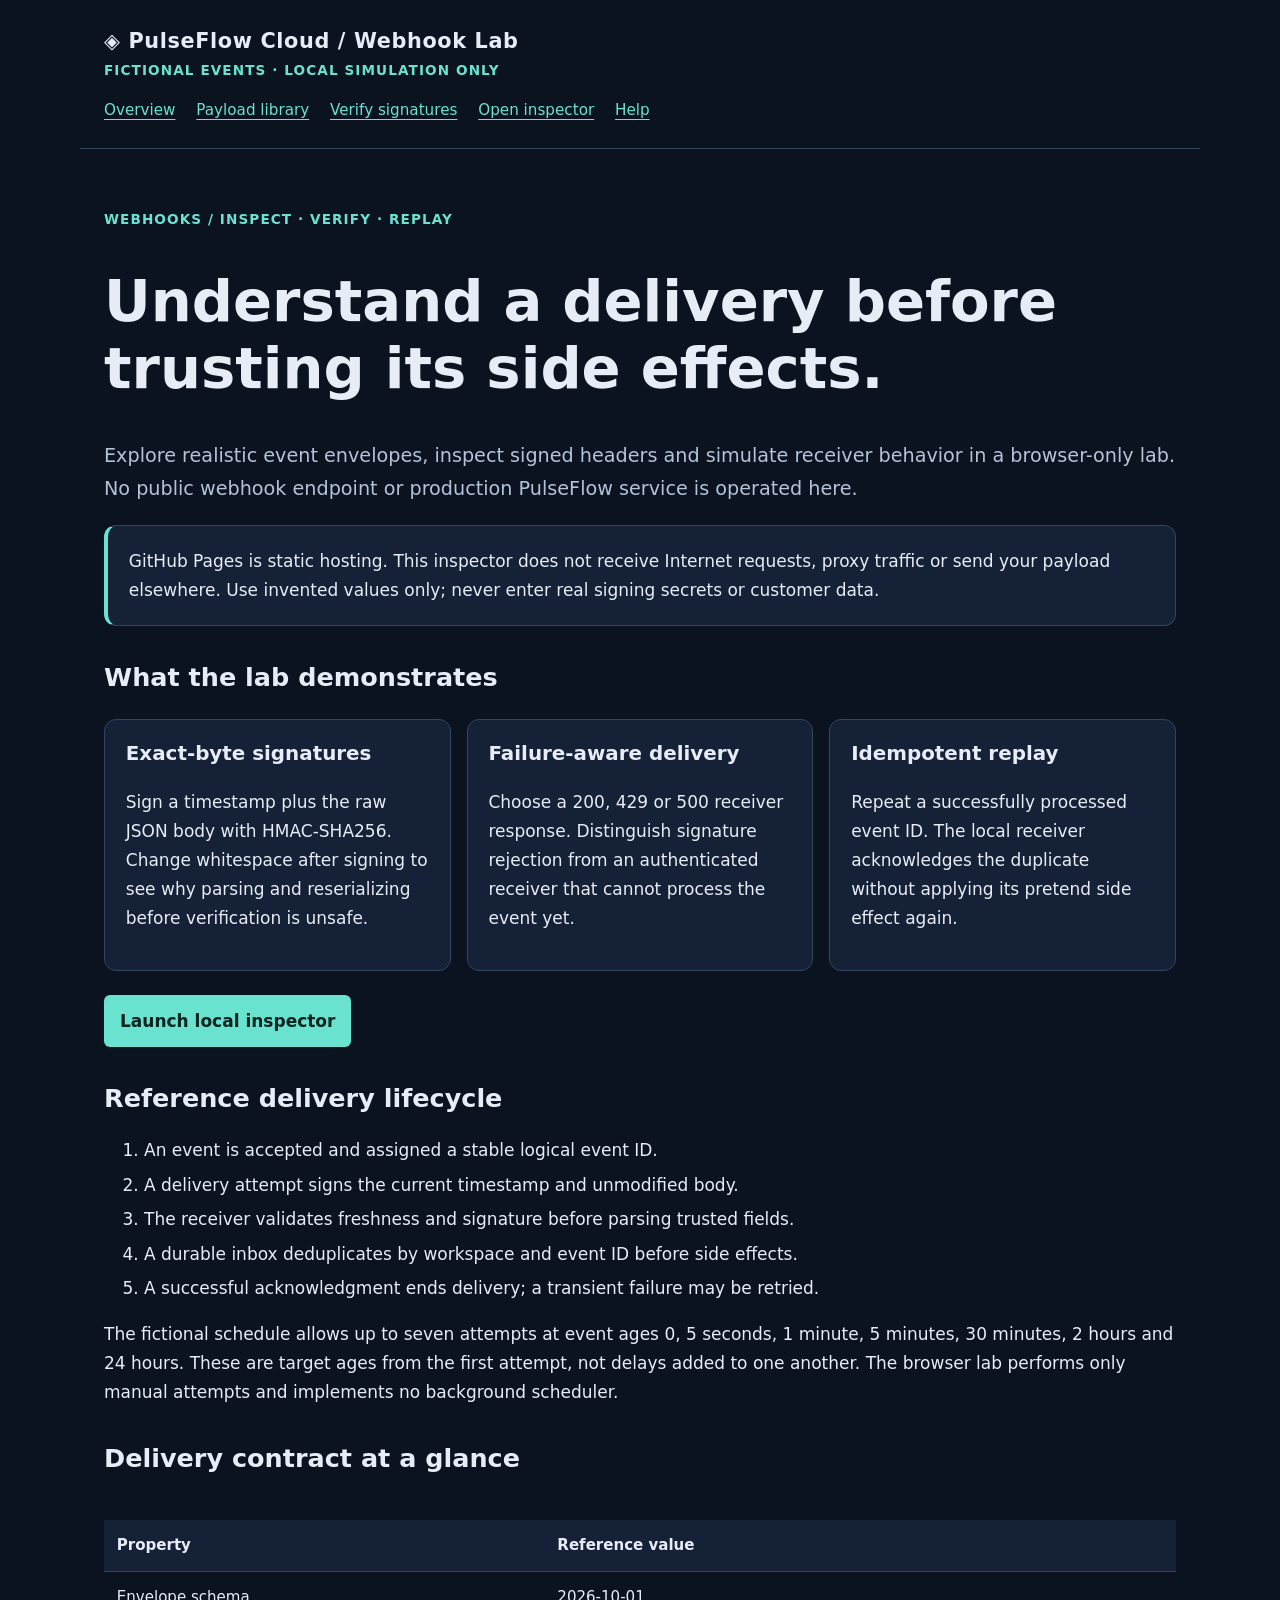
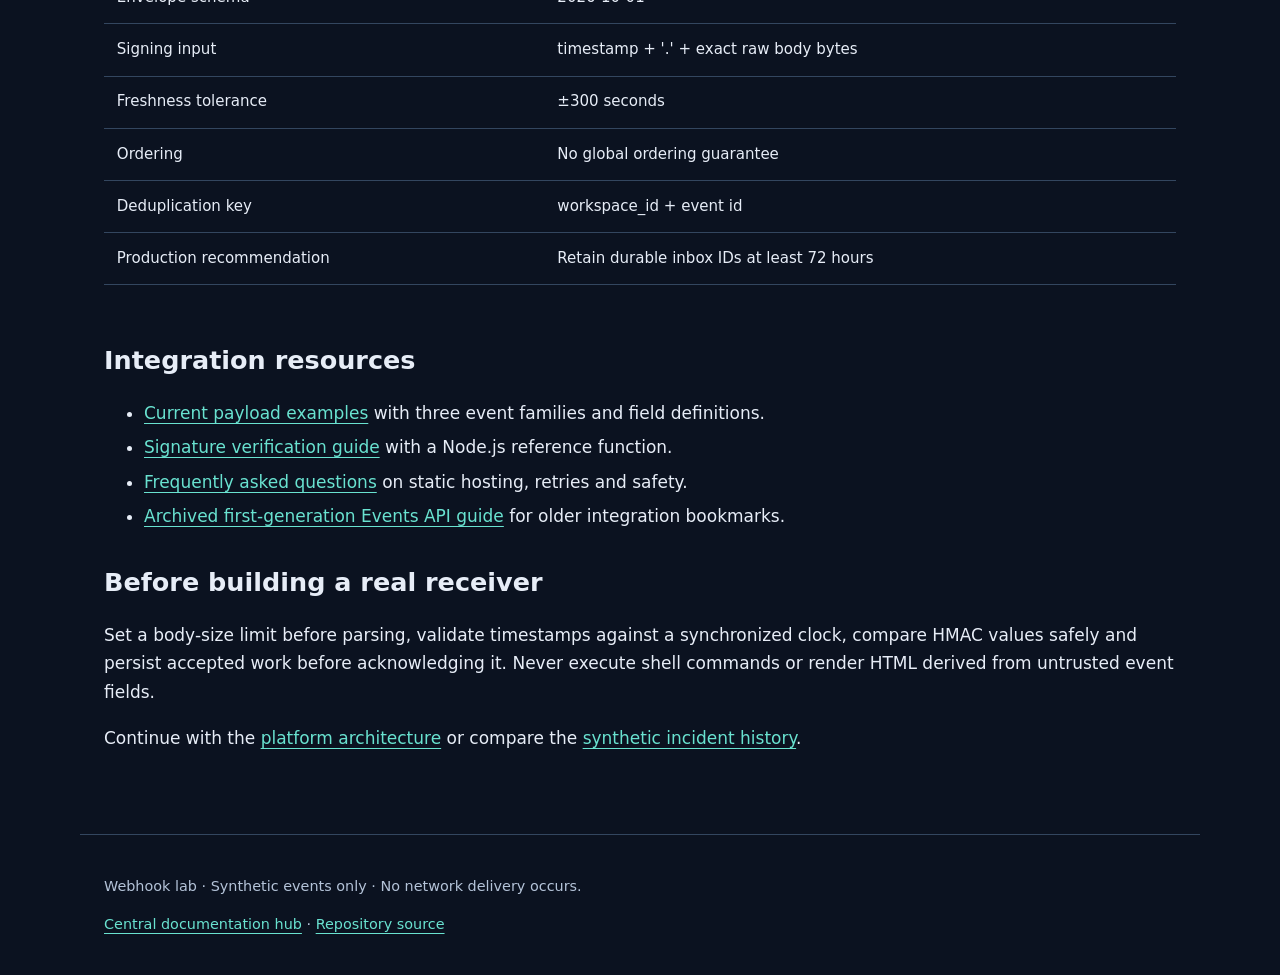
<file: index.html>
<!doctype html>
<html lang="en"><head><meta charset="utf-8"><meta name="viewport" content="width=device-width,initial-scale=1"><meta name="description" content="PulseFlow fictional webhook inspector: payloads, HMAC verification, retry behavior and local delivery simulation."><title>Webhook inspector | PulseFlow Cloud</title><link rel="stylesheet" href="assets/style.css"></head><body><a class="skip" href="#main">Skip to content</a><header><div class="brand">◈ PulseFlow Cloud / Webhook Lab</div><div class="badge">Fictional events · local simulation only</div><nav aria-label="Primary"><a href="index.html">Overview</a><a href="payload-examples.html">Payload library</a><a href="signature-verification.html">Verify signatures</a><a href="live-sandbox.html">Open inspector</a><a href="faq.html">Help</a></nav></header><main id="main"><p class="eyebrow">Webhooks / inspect · verify · replay</p><h1>Understand a delivery before trusting its side effects.</h1><p class="lead">Explore realistic event envelopes, inspect signed headers and simulate receiver behavior in a browser-only lab. No public webhook endpoint or production PulseFlow service is operated here.</p><aside class="notice">GitHub Pages is static hosting. This inspector does not receive Internet requests, proxy traffic or send your payload elsewhere. Use invented values only; never enter real signing secrets or customer data.</aside><h2>What the lab demonstrates</h2><div class="grid"><article class="card"><h3>Exact-byte signatures</h3><p>Sign a timestamp plus the raw JSON body with HMAC-SHA256. Change whitespace after signing to see why parsing and reserializing before verification is unsafe.</p></article><article class="card"><h3>Failure-aware delivery</h3><p>Choose a 200, 429 or 500 receiver response. Distinguish signature rejection from an authenticated receiver that cannot process the event yet.</p></article><article class="card"><h3>Idempotent replay</h3><p>Repeat a successfully processed event ID. The local receiver acknowledges the duplicate without applying its pretend side effect again.</p></article></div><p><a class="button" href="live-sandbox.html">Launch local inspector</a></p><h2>Reference delivery lifecycle</h2><ol><li>An event is accepted and assigned a stable logical event ID.</li><li>A delivery attempt signs the current timestamp and unmodified body.</li><li>The receiver validates freshness and signature before parsing trusted fields.</li><li>A durable inbox deduplicates by workspace and event ID before side effects.</li><li>A successful acknowledgment ends delivery; a transient failure may be retried.</li></ol><p>The fictional schedule allows up to seven attempts at event ages 0, 5 seconds, 1 minute, 5 minutes, 30 minutes, 2 hours and 24 hours. These are target ages from the first attempt, not delays added to one another. The browser lab performs only manual attempts and implements no background scheduler.</p><h2>Delivery contract at a glance</h2><div class="table-wrap"><table><thead><tr><th>Property</th><th>Reference value</th></tr></thead><tbody><tr><td>Envelope schema</td><td>2026-10-01</td></tr><tr><td>Signing input</td><td>timestamp + '.' + exact raw body bytes</td></tr><tr><td>Freshness tolerance</td><td>±300 seconds</td></tr><tr><td>Ordering</td><td>No global ordering guarantee</td></tr><tr><td>Deduplication key</td><td>workspace_id + event id</td></tr><tr><td>Production recommendation</td><td>Retain durable inbox IDs at least 72 hours</td></tr></tbody></table></div><h2>Integration resources</h2><ul><li><a href="payload-examples.html">Current payload examples</a> with three event families and field definitions.</li><li><a href="signature-verification.html">Signature verification guide</a> with a Node.js reference function.</li><li><a href="faq.html">Frequently asked questions</a> on static hosting, retries and safety.</li><li><a href="./api-v1-legacy.html">Archived first-generation Events API guide</a> for older integration bookmarks.</li></ul><h2>Before building a real receiver</h2><p>Set a body-size limit before parsing, validate timestamps against a synchronized clock, compare HMAC values safely and persist accepted work before acknowledging it. Never execute shell commands or render HTML derived from untrusted event fields.</p><p>Continue with the <a href="https://harishs2k26-art.github.io/pulseflow-docs-portal/architecture.html">platform architecture</a> or compare the <a href="https://harishs2k26-art.github.io/pulseflow-status-dashboard/incident-log.html">synthetic incident history</a>.</p></main><footer><p>Webhook lab · Synthetic events only · No network delivery occurs.</p><p><a href="https://harishs2k26-art.github.io/pulseflow-docs-portal/">Central documentation hub</a> · <a href="https://github.com/harishs2k26-art/pulseflow-webhook-demo">Repository source</a></p></footer></body></html>
</file>
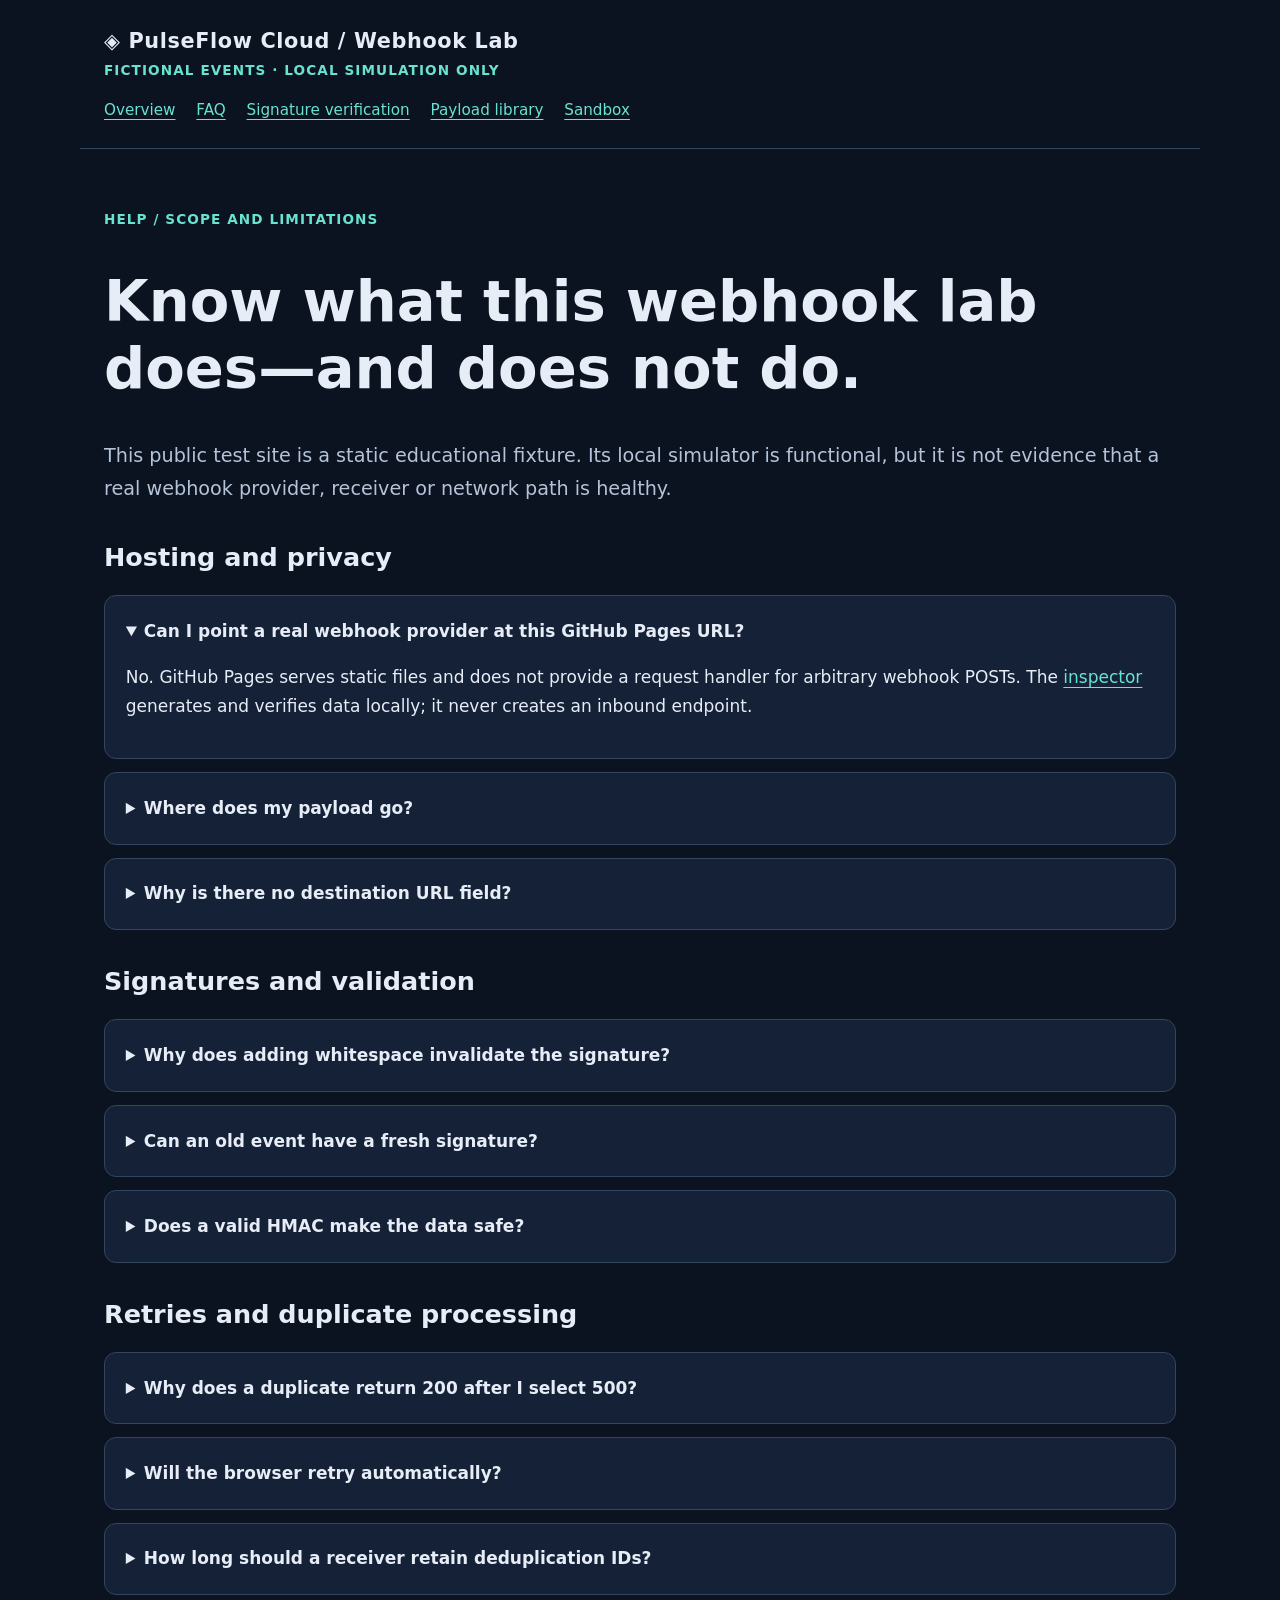
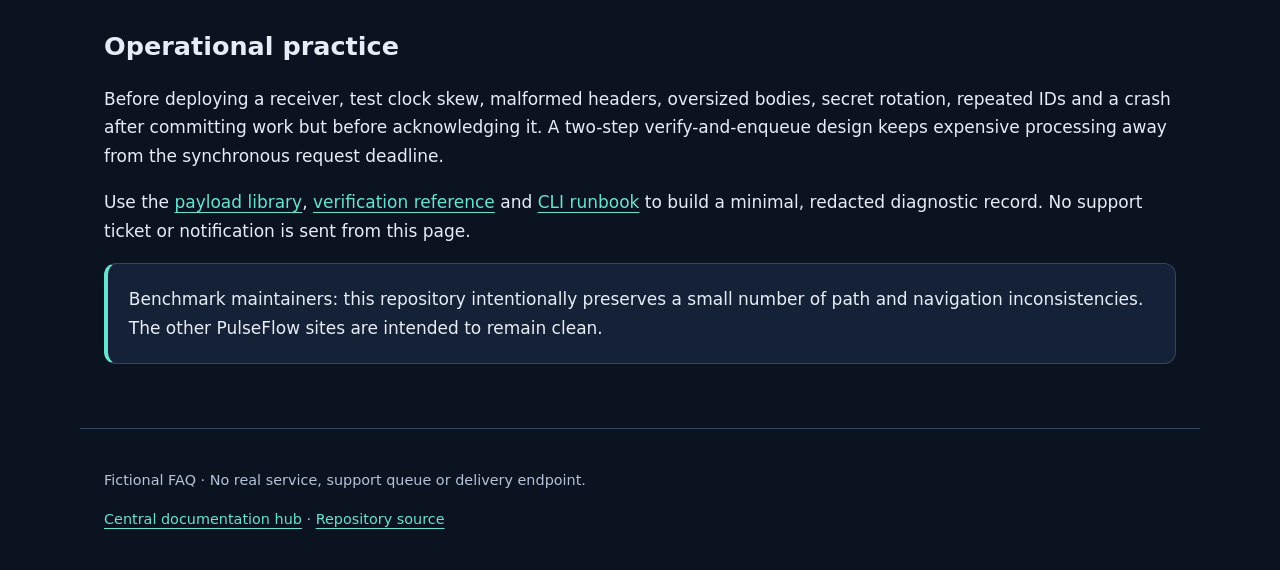
<file: faq.html>
<!doctype html>
<html lang="en"><head><meta charset="utf-8"><meta name="viewport" content="width=device-width,initial-scale=1"><meta name="description" content="Webhook demo FAQ: static hosting limits, local privacy, signatures, retries, duplicates and production receiver responsibilities."><title>FAQ | PulseFlow Webhooks</title><link rel="stylesheet" href="assets/style.css"></head><body><a class="skip" href="#main">Skip to content</a><header><div class="brand">◈ PulseFlow Cloud / Webhook Lab</div><div class="badge">Fictional events · local simulation only</div><nav aria-label="Primary"><a href="index.html">Overview</a><a href="faq.html">FAQ</a><a href="signature-verification.html">Signature verification</a><a href="payload-examples.html">Payload library</a><a href="live-sandbox.html">Sandbox</a></nav></header><main id="main"><p class="eyebrow">Help / scope and limitations</p><h1>Know what this webhook lab does—and does not do.</h1><p class="lead">This public test site is a static educational fixture. Its local simulator is functional, but it is not evidence that a real webhook provider, receiver or network path is healthy.</p><h2>Hosting and privacy</h2><details open><summary>Can I point a real webhook provider at this GitHub Pages URL?</summary><p>No. GitHub Pages serves static files and does not provide a request handler for arbitrary webhook POSTs. The <a href="live-sandbox.html">inspector</a> generates and verifies data locally; it never creates an inbound endpoint.</p></details><details><summary>Where does my payload go?</summary><p>The sandbox makes no network requests and uses no localStorage, cookies or analytics. Inputs and recent attempts remain in page memory until reset or reload. Still use invented data only: a public demonstration is not a safe place for real credentials or customer information.</p></details><details><summary>Why is there no destination URL field?</summary><p>A URL field would imply delivery or proxying that this static fixture does not implement. A production tool would need a backend, abuse controls, access restrictions and carefully defined retention.</p></details><h2>Signatures and validation</h2><details><summary>Why does adding whitespace invalidate the signature?</summary><p>HMAC authenticates bytes, not abstract JSON equality. Parsing and reserializing can change whitespace or key order. Verify the bounded raw body first, then parse and validate the event schema.</p></details><details><summary>Can an old event have a fresh signature?</summary><p>Yes. The event occurrence time is a business timestamp. A new delivery attempt signs its own current timestamp. Reject stale signing timestamps, not legitimate historical events being replayed.</p></details><details><summary>Does a valid HMAC make the data safe?</summary><p>No. It authenticates possession of a shared secret under this contract. You must still validate schema, authorization context, size and business rules. Never treat event text as executable code or trusted HTML.</p></details><h2>Retries and duplicate processing</h2><details><summary>Why does a duplicate return 200 after I select 500?</summary><p>If the local receiver previously processed the event successfully, its in-memory inbox acknowledges the duplicate without repeating work. Reset the inspector or change the event ID to test a new logical event. Real receivers need durable transactional deduplication.</p></details><details><summary>Will the browser retry automatically?</summary><p>No. Every attempt requires a button press. A simulated 429 displays a retry hint, but there are no timers, background jobs or network deliveries. The seven-attempt schedule in the overview is an illustrative service policy only.</p></details><details><summary>How long should a receiver retain deduplication IDs?</summary><p>The reference recommends at least 72 hours for a delivery window ending at 24 hours, with allowance for operational replay policies. Your actual retention must cover your real provider's maximum replay behavior and business requirements.</p></details><h2>Operational practice</h2><p>Before deploying a receiver, test clock skew, malformed headers, oversized bodies, secret rotation, repeated IDs and a crash after committing work but before acknowledging it. A two-step verify-and-enqueue design keeps expensive processing away from the synchronous request deadline.</p><p>Use the <a href="payload-examples.html">payload library</a>, <a href="signature-verification.html">verification reference</a> and <a href="https://harishs2k26-art.github.io/pulseflow-cli-tools/troubleshooting.html">CLI runbook</a> to build a minimal, redacted diagnostic record. No support ticket or notification is sent from this page.</p><aside class="notice">Benchmark maintainers: this repository intentionally preserves a small number of path and navigation inconsistencies. The other PulseFlow sites are intended to remain clean.</aside></main><footer><p>Fictional FAQ · No real service, support queue or delivery endpoint.</p><p><a href="https://harishs2k26-art.github.io/pulseflow-docs-portal/">Central documentation hub</a> · <a href="https://github.com/harishs2k26-art/pulseflow-webhook-demo">Repository source</a></p></footer></body></html>
</file>
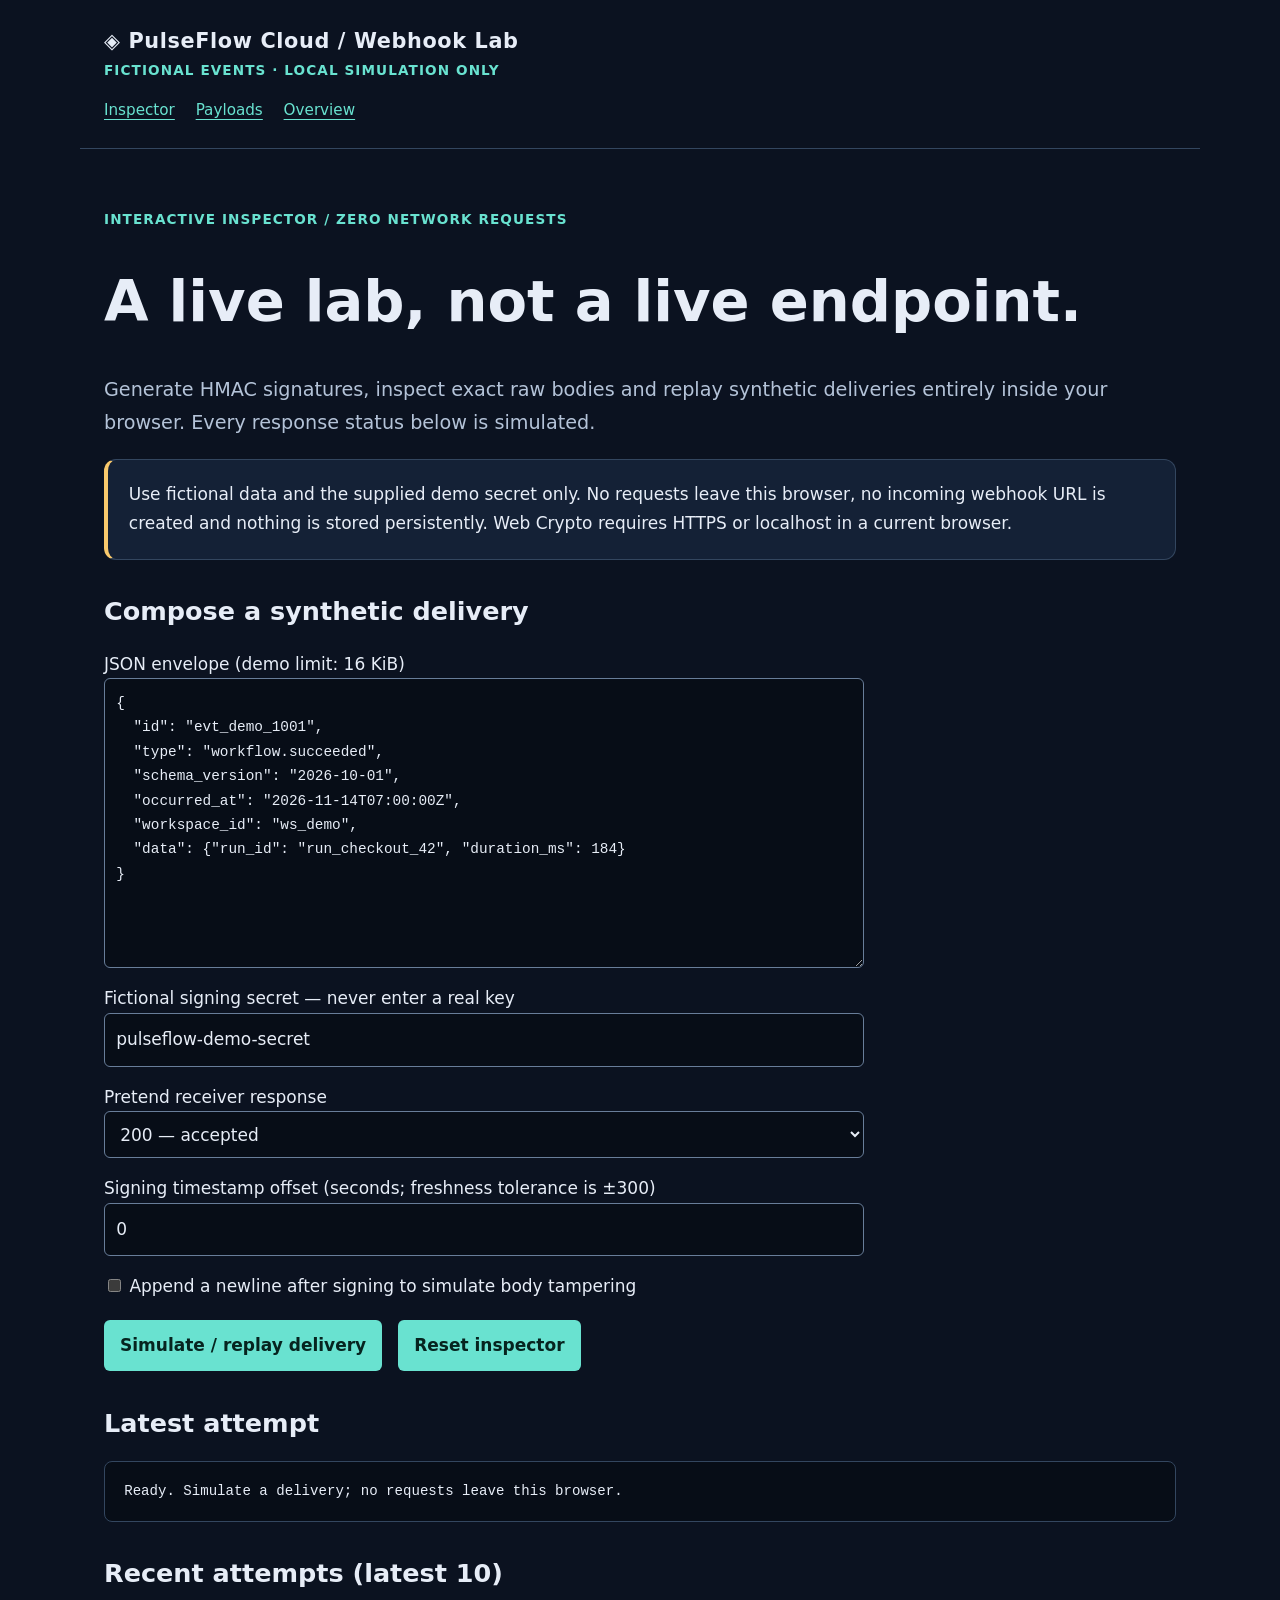
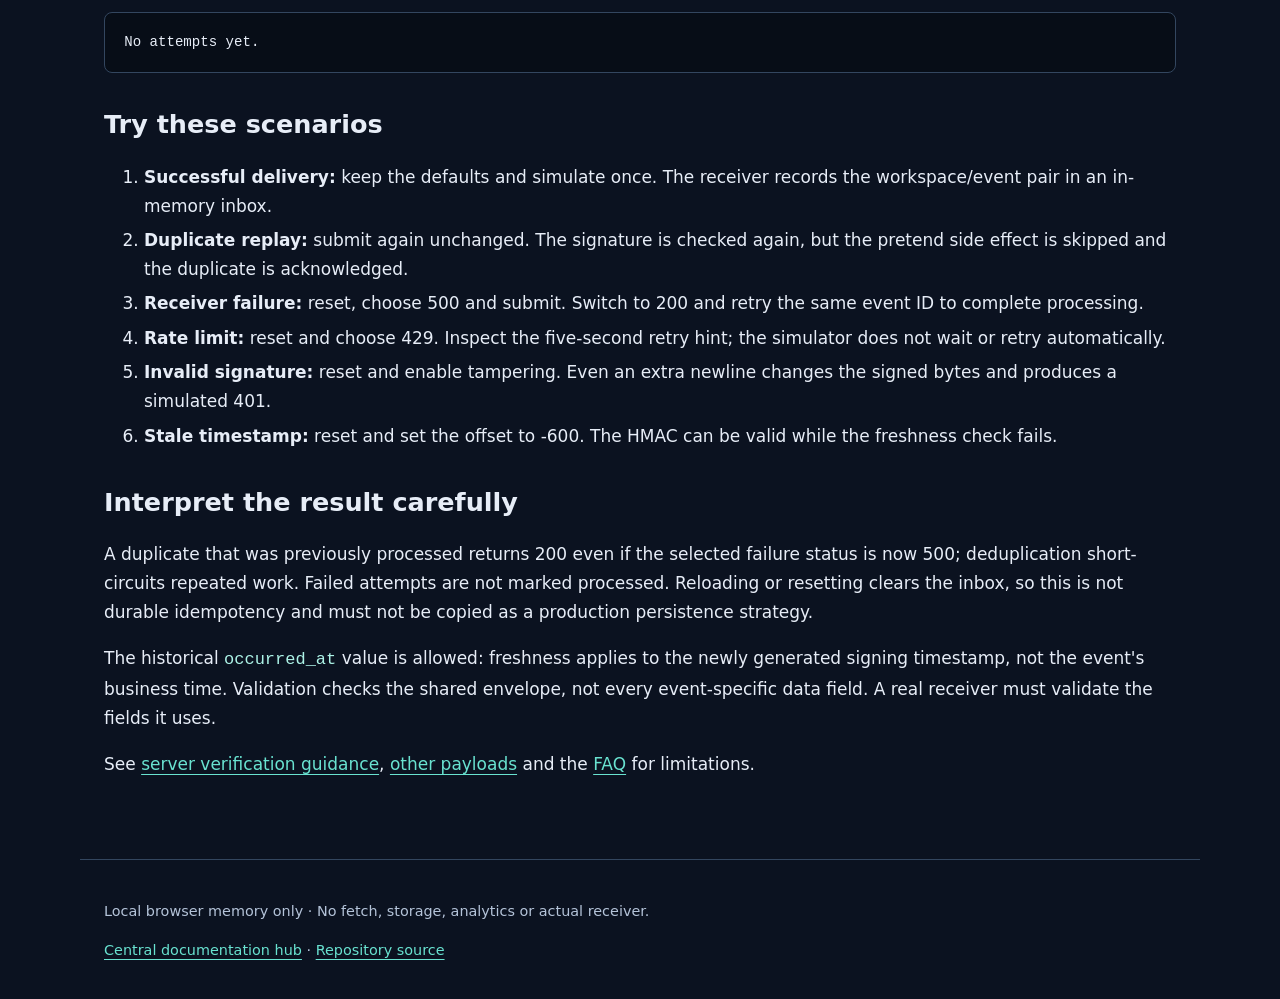
<file: live-sandbox.html>
<!doctype html>
<html lang="en"><head><meta charset="utf-8"><meta name="viewport" content="width=device-width,initial-scale=1"><meta name="description" content="Working local webhook simulator with Web Crypto HMAC, raw-body tampering, clock offsets, receiver errors and replay inspection."><title>Live local sandbox | PulseFlow Webhooks</title><link rel="stylesheet" href="assets/style.css"><script src="assets/sandbox.js" defer></script></head><body><a class="skip" href="#main">Skip to content</a><header><div class="brand">◈ PulseFlow Cloud / Webhook Lab</div><div class="badge">Fictional events · local simulation only</div><nav aria-label="Primary"><a href="live-sandbox.html">Inspector</a><a href="payload-examples.html">Payloads</a><a href="index.html">Overview</a></nav></header><main id="main"><p class="eyebrow">Interactive inspector / zero network requests</p><h1>A live lab, not a live endpoint.</h1><p class="lead">Generate HMAC signatures, inspect exact raw bodies and replay synthetic deliveries entirely inside your browser. Every response status below is simulated.</p><aside class="notice warning">Use fictional data and the supplied demo secret only. No requests leave this browser, no incoming webhook URL is created and nothing is stored persistently. Web Crypto requires HTTPS or localhost in a current browser.</aside><h2>Compose a synthetic delivery</h2><form id="delivery-form"><label for="payload">JSON envelope (demo limit: 16 KiB)</label><textarea id="payload" spellcheck="false" required>{
  "id": "evt_demo_1001",
  "type": "workflow.succeeded",
  "schema_version": "2026-10-01",
  "occurred_at": "2026-11-14T07:00:00Z",
  "workspace_id": "ws_demo",
  "data": {"run_id": "run_checkout_42", "duration_ms": 184}
}</textarea><label for="demo-secret">Fictional signing secret — never enter a real key</label><input id="demo-secret" value="pulseflow-demo-secret" minlength="8" maxlength="128" autocomplete="off" required><label for="receiver-status">Pretend receiver response</label><select id="receiver-status"><option value="200">200 — accepted</option><option value="429">429 — rate limited, Retry-After 5 seconds</option><option value="500">500 — internal error</option></select><label for="timestamp-offset">Signing timestamp offset (seconds; freshness tolerance is ±300)</label><input id="timestamp-offset" type="number" value="0" min="-3600" max="3600" step="1" required><label><input id="tamper" type="checkbox"> Append a newline after signing to simulate body tampering</label><div class="actions"><button id="simulate" type="submit">Simulate / replay delivery</button><button id="reset-inspector" type="button">Reset inspector</button></div></form><noscript><p class="notice warning">JavaScript is required for HMAC simulation. The payload and security guides remain readable without it.</p></noscript><h2>Latest attempt</h2><pre id="delivery-output" aria-live="polite">Ready. Simulate a delivery; no requests leave this browser.</pre><h2>Recent attempts (latest 10)</h2><pre id="delivery-history" aria-live="polite">No attempts yet.</pre><h2>Try these scenarios</h2><ol><li><strong>Successful delivery:</strong> keep the defaults and simulate once. The receiver records the workspace/event pair in an in-memory inbox.</li><li><strong>Duplicate replay:</strong> submit again unchanged. The signature is checked again, but the pretend side effect is skipped and the duplicate is acknowledged.</li><li><strong>Receiver failure:</strong> reset, choose 500 and submit. Switch to 200 and retry the same event ID to complete processing.</li><li><strong>Rate limit:</strong> reset and choose 429. Inspect the five-second retry hint; the simulator does not wait or retry automatically.</li><li><strong>Invalid signature:</strong> reset and enable tampering. Even an extra newline changes the signed bytes and produces a simulated 401.</li><li><strong>Stale timestamp:</strong> reset and set the offset to -600. The HMAC can be valid while the freshness check fails.</li></ol><h2>Interpret the result carefully</h2><p>A duplicate that was previously processed returns 200 even if the selected failure status is now 500; deduplication short-circuits repeated work. Failed attempts are not marked processed. Reloading or resetting clears the inbox, so this is not durable idempotency and must not be copied as a production persistence strategy.</p><p>The historical <code>occurred_at</code> value is allowed: freshness applies to the newly generated signing timestamp, not the event's business time. Validation checks the shared envelope, not every event-specific data field. A real receiver must validate the fields it uses.</p><p>See <a href="signature-verification.html">server verification guidance</a>, <a href="payload-examples.html">other payloads</a> and the <a href="faq.html">FAQ</a> for limitations.</p></main><footer><p>Local browser memory only · No fetch, storage, analytics or actual receiver.</p><p><a href="https://harishs2k26-art.github.io/pulseflow-docs-portal/">Central documentation hub</a> · <a href="https://github.com/harishs2k26-art/pulseflow-webhook-demo">Repository source</a></p></footer></body></html>
</file>
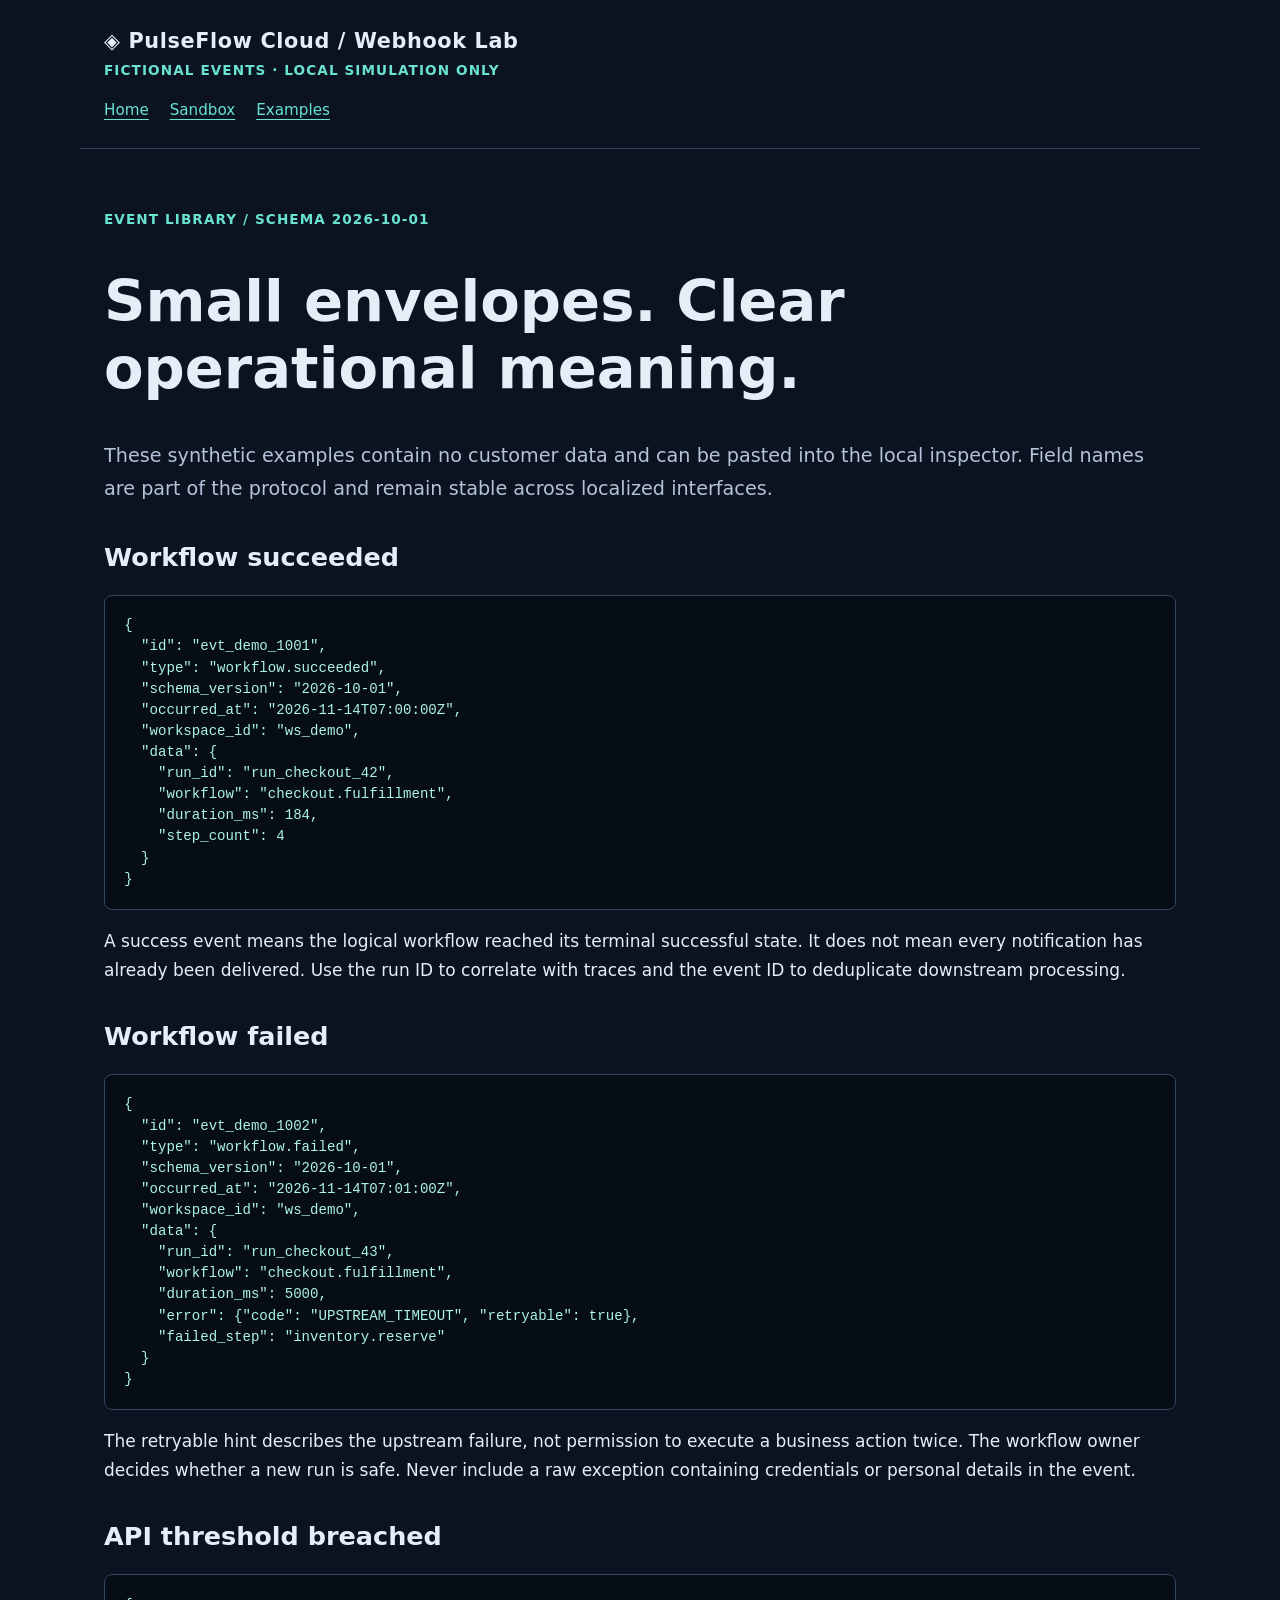
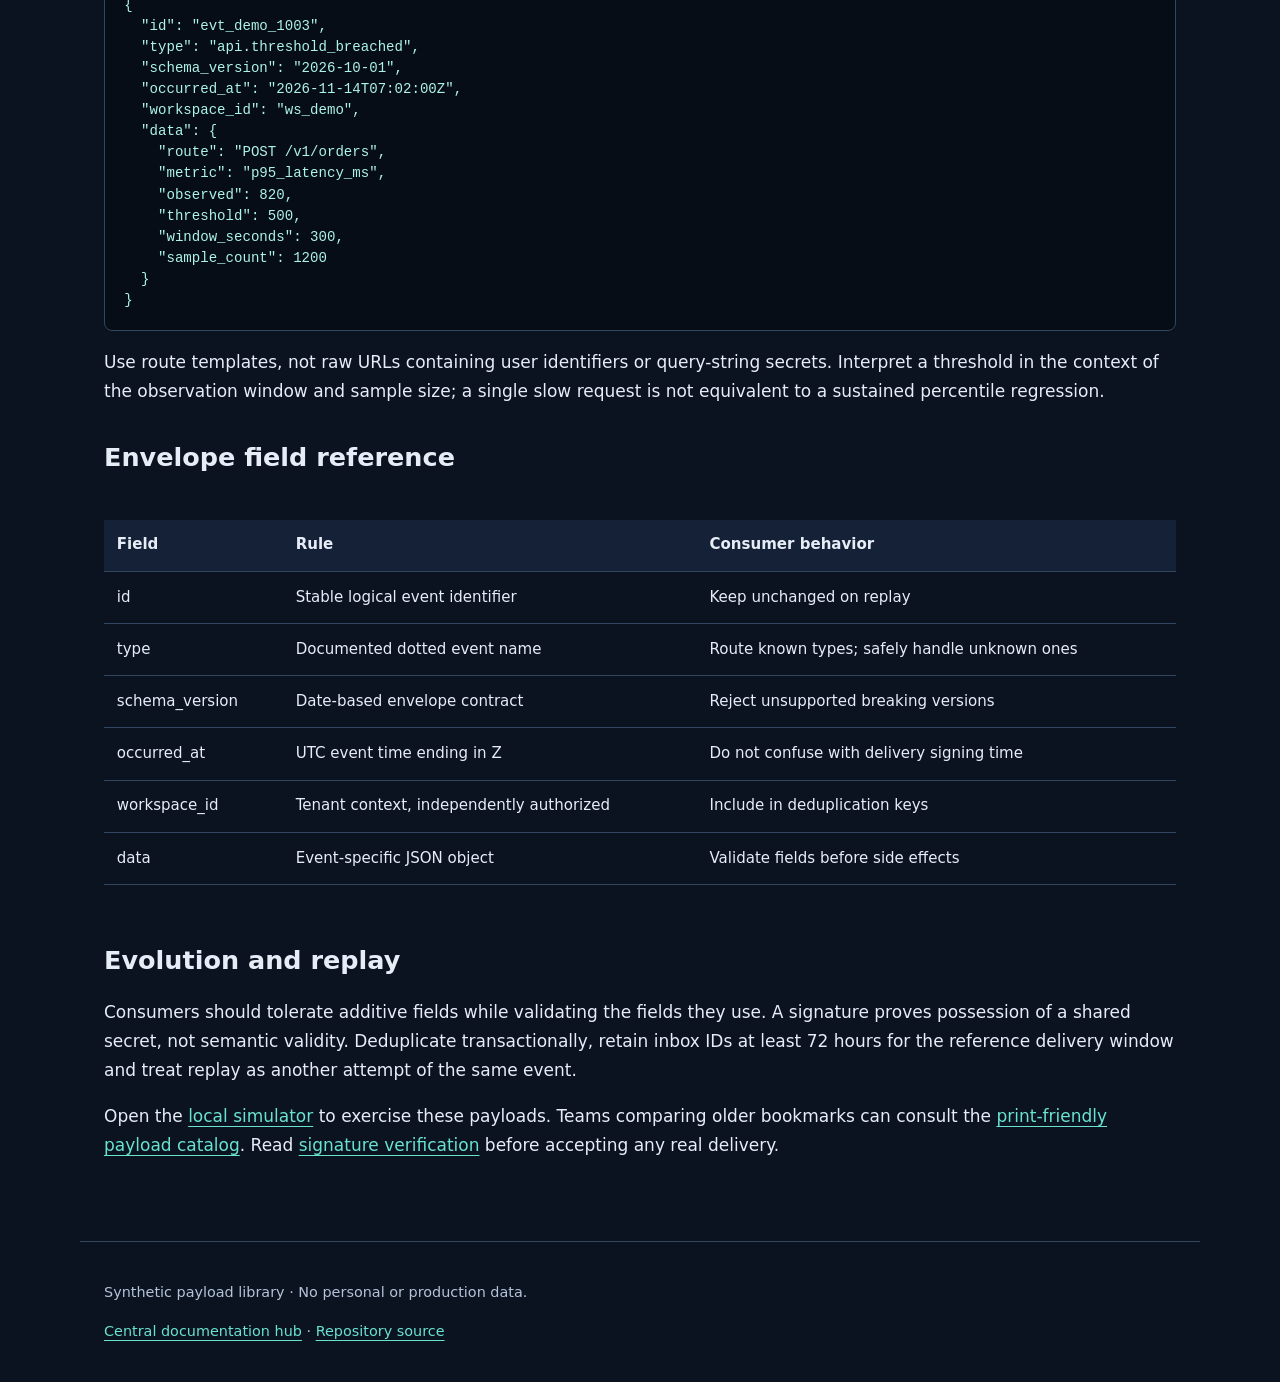
<file: payload-examples.html>
<!doctype html>
<html lang="en"><head><meta charset="utf-8"><meta name="viewport" content="width=device-width,initial-scale=1"><meta name="description" content="Synthetic workflow and API alert webhook payloads, envelope definitions, evolution rules and duplicate handling."><title>Payload examples | PulseFlow Webhooks</title><link rel="stylesheet" href="assets/style.css"></head><body><a class="skip" href="#main">Skip to content</a><header><div class="brand">◈ PulseFlow Cloud / Webhook Lab</div><div class="badge">Fictional events · local simulation only</div><nav aria-label="Primary"><a href="index.html">Home</a><a href="live-sandbox.html">Sandbox</a><a href="payload-examples.html">Examples</a></nav></header><main id="main"><p class="eyebrow">Event library / schema 2026-10-01</p><h1>Small envelopes. Clear operational meaning.</h1><p class="lead">These synthetic examples contain no customer data and can be pasted into the local inspector. Field names are part of the protocol and remain stable across localized interfaces.</p><h2>Workflow succeeded</h2><pre><code>{
  "id": "evt_demo_1001",
  "type": "workflow.succeeded",
  "schema_version": "2026-10-01",
  "occurred_at": "2026-11-14T07:00:00Z",
  "workspace_id": "ws_demo",
  "data": {
    "run_id": "run_checkout_42",
    "workflow": "checkout.fulfillment",
    "duration_ms": 184,
    "step_count": 4
  }
}</code></pre><p>A success event means the logical workflow reached its terminal successful state. It does not mean every notification has already been delivered. Use the run ID to correlate with traces and the event ID to deduplicate downstream processing.</p><h2>Workflow failed</h2><pre><code>{
  "id": "evt_demo_1002",
  "type": "workflow.failed",
  "schema_version": "2026-10-01",
  "occurred_at": "2026-11-14T07:01:00Z",
  "workspace_id": "ws_demo",
  "data": {
    "run_id": "run_checkout_43",
    "workflow": "checkout.fulfillment",
    "duration_ms": 5000,
    "error": {"code": "UPSTREAM_TIMEOUT", "retryable": true},
    "failed_step": "inventory.reserve"
  }
}</code></pre><p>The retryable hint describes the upstream failure, not permission to execute a business action twice. The workflow owner decides whether a new run is safe. Never include a raw exception containing credentials or personal details in the event.</p><h2>API threshold breached</h2><pre><code>{
  "id": "evt_demo_1003",
  "type": "api.threshold_breached",
  "schema_version": "2026-10-01",
  "occurred_at": "2026-11-14T07:02:00Z",
  "workspace_id": "ws_demo",
  "data": {
    "route": "POST /v1/orders",
    "metric": "p95_latency_ms",
    "observed": 820,
    "threshold": 500,
    "window_seconds": 300,
    "sample_count": 1200
  }
}</code></pre><p>Use route templates, not raw URLs containing user identifiers or query-string secrets. Interpret a threshold in the context of the observation window and sample size; a single slow request is not equivalent to a sustained percentile regression.</p><h2>Envelope field reference</h2><div class="table-wrap"><table><thead><tr><th>Field</th><th>Rule</th><th>Consumer behavior</th></tr></thead><tbody><tr><td>id</td><td>Stable logical event identifier</td><td>Keep unchanged on replay</td></tr><tr><td>type</td><td>Documented dotted event name</td><td>Route known types; safely handle unknown ones</td></tr><tr><td>schema_version</td><td>Date-based envelope contract</td><td>Reject unsupported breaking versions</td></tr><tr><td>occurred_at</td><td>UTC event time ending in Z</td><td>Do not confuse with delivery signing time</td></tr><tr><td>workspace_id</td><td>Tenant context, independently authorized</td><td>Include in deduplication keys</td></tr><tr><td>data</td><td>Event-specific JSON object</td><td>Validate fields before side effects</td></tr></tbody></table></div><h2>Evolution and replay</h2><p>Consumers should tolerate additive fields while validating the fields they use. A signature proves possession of a shared secret, not semantic validity. Deduplicate transactionally, retain inbox IDs at least 72 hours for the reference delivery window and treat replay as another attempt of the same event.</p><p>Open the <a href="live-sandbox.html">local simulator</a> to exercise these payloads. Teams comparing older bookmarks can consult the <a href="./Payload-Examples.html">print-friendly payload catalog</a>. Read <a href="signature-verification.html">signature verification</a> before accepting any real delivery.</p></main><footer><p>Synthetic payload library · No personal or production data.</p><p><a href="https://harishs2k26-art.github.io/pulseflow-docs-portal/">Central documentation hub</a> · <a href="https://github.com/harishs2k26-art/pulseflow-webhook-demo">Repository source</a></p></footer></body></html>
</file>
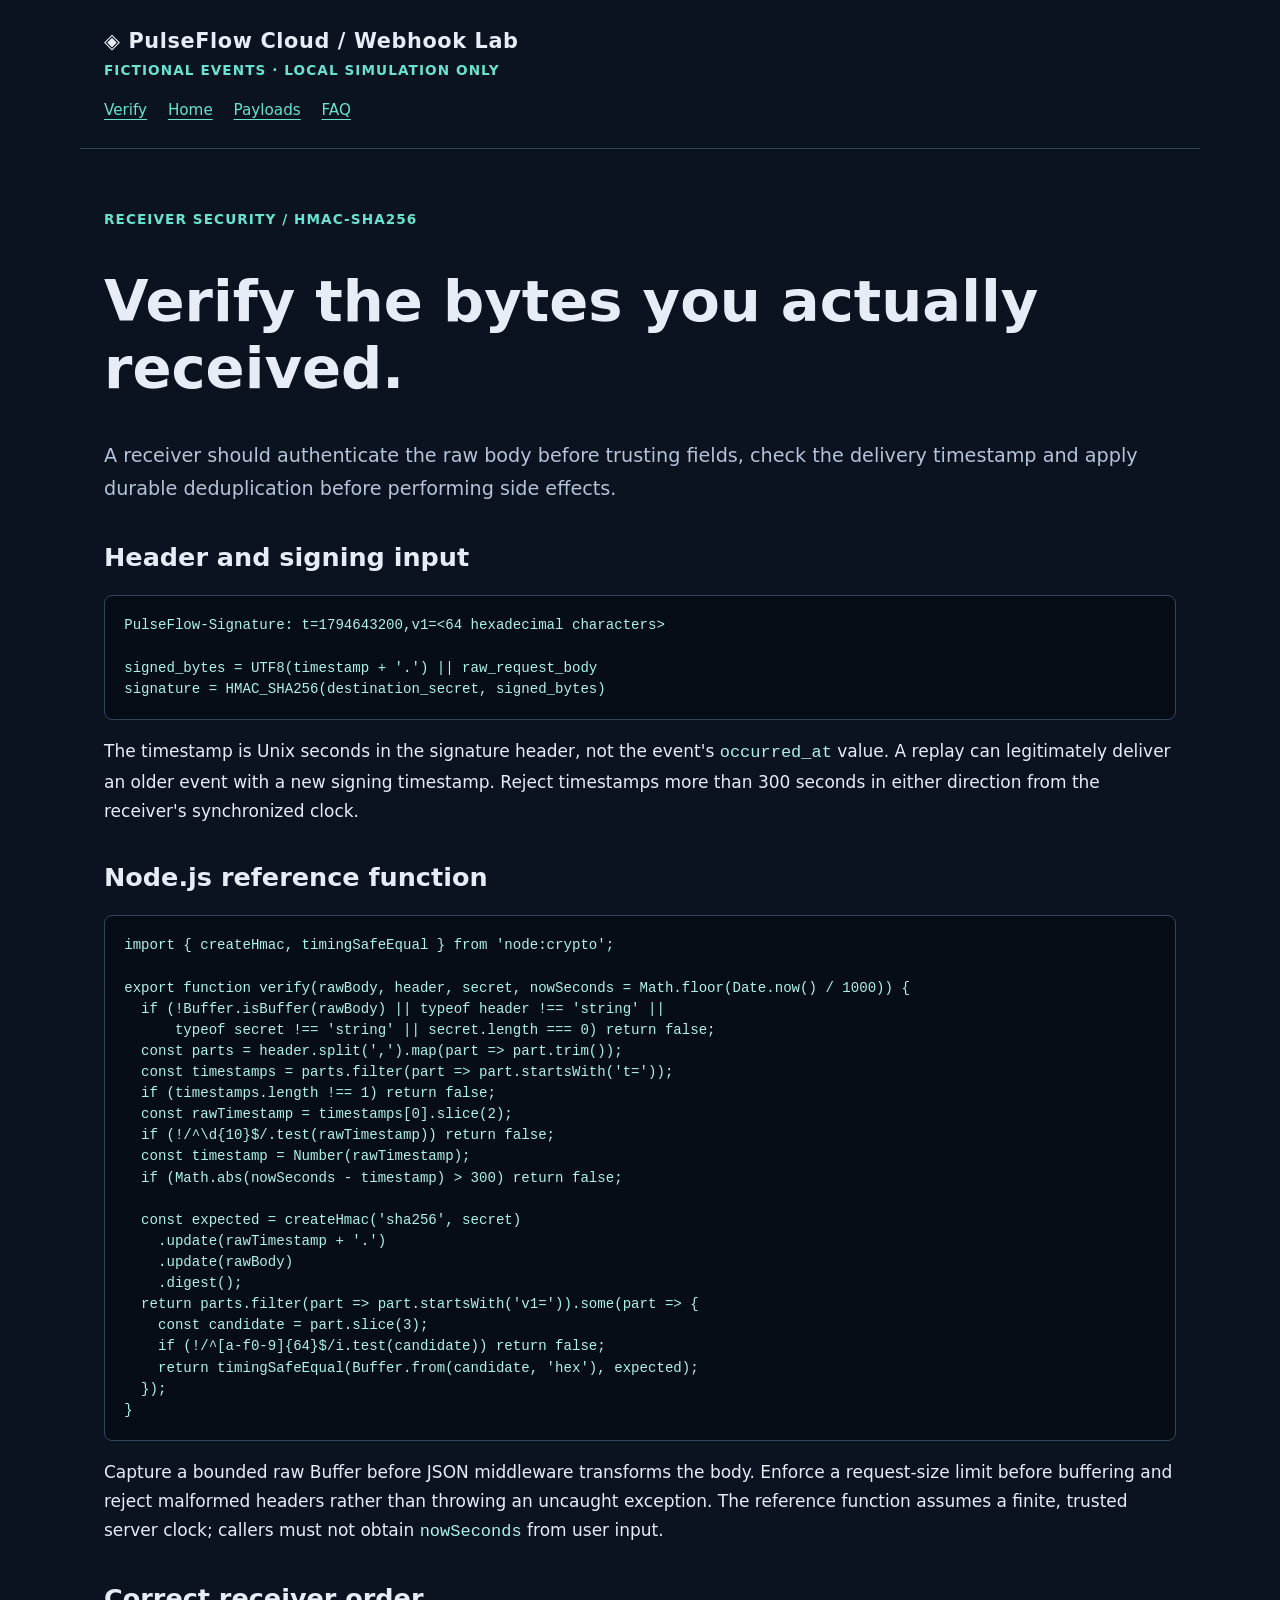
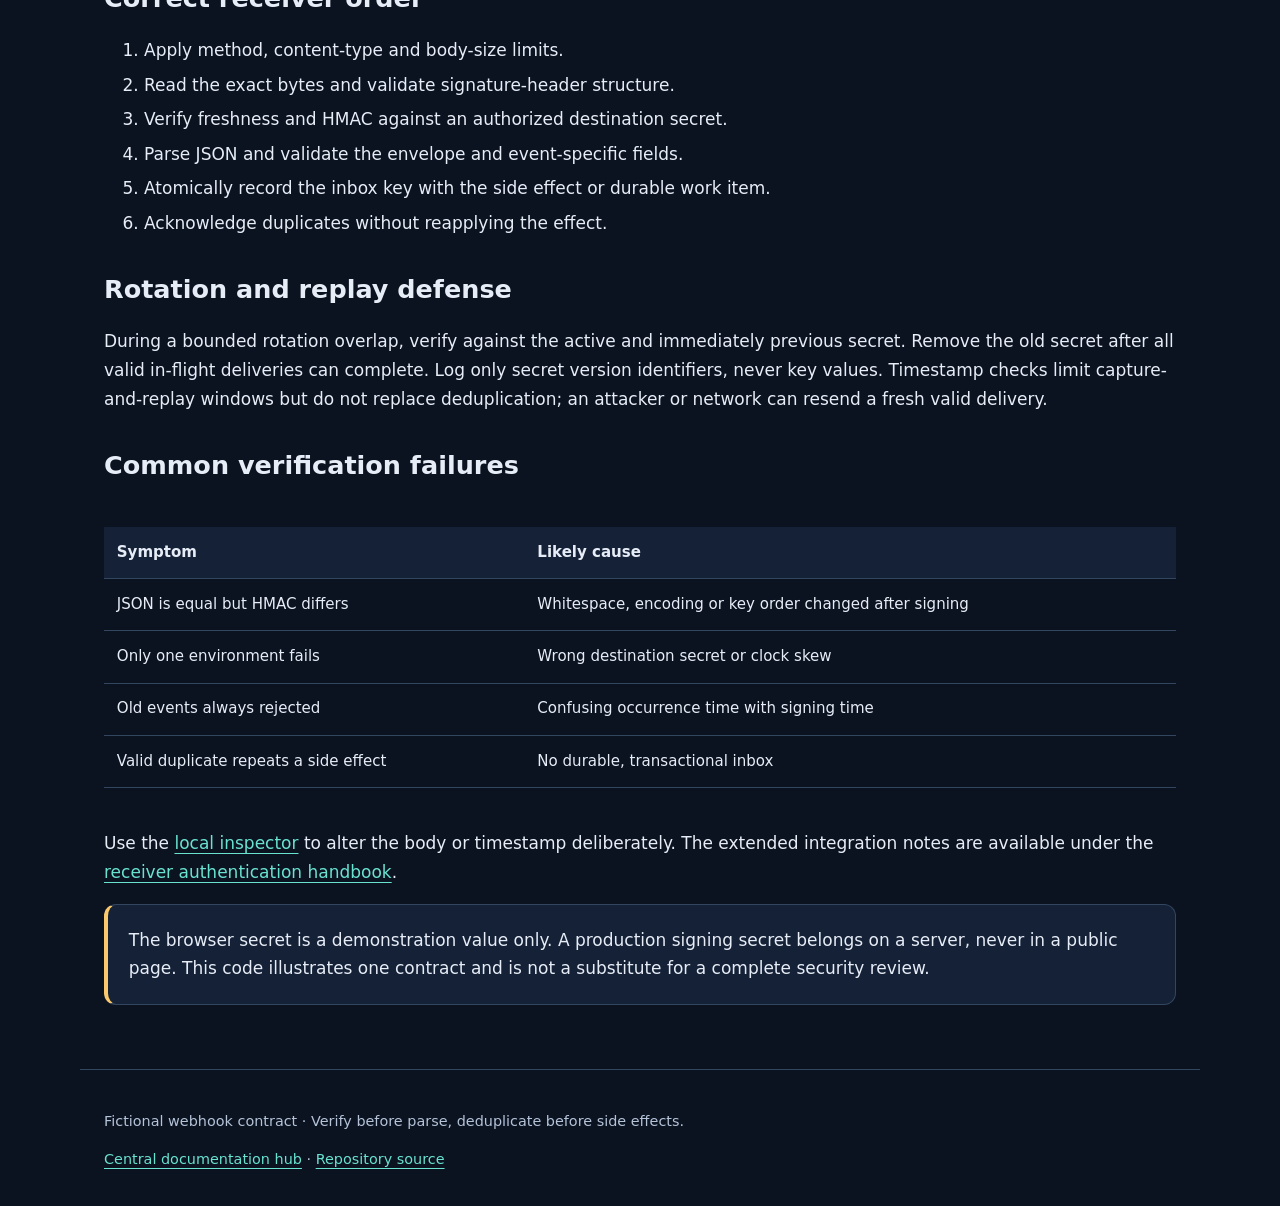
<file: signature-verification.html>
<!doctype html>
<html lang="en"><head><meta charset="utf-8"><meta name="viewport" content="width=device-width,initial-scale=1"><meta name="description" content="HMAC-SHA256 raw-body verification, timestamp freshness, key rotation and durable idempotency for fictional webhooks."><title>Signature verification | PulseFlow Webhooks</title><link rel="stylesheet" href="assets/style.css"></head><body><a class="skip" href="#main">Skip to content</a><header><div class="brand">◈ PulseFlow Cloud / Webhook Lab</div><div class="badge">Fictional events · local simulation only</div><nav aria-label="Primary"><a href="signature-verification.html">Verify</a><a href="index.html">Home</a><a href="payload-examples.html">Payloads</a><a href="faq.html">FAQ</a></nav></header><main id="main"><p class="eyebrow">Receiver security / HMAC-SHA256</p><h1>Verify the bytes you actually received.</h1><p class="lead">A receiver should authenticate the raw body before trusting fields, check the delivery timestamp and apply durable deduplication before performing side effects.</p><h2>Header and signing input</h2><pre><code>PulseFlow-Signature: t=1794643200,v1=&lt;64 hexadecimal characters&gt;

signed_bytes = UTF8(timestamp + '.') || raw_request_body
signature = HMAC_SHA256(destination_secret, signed_bytes)</code></pre><p>The timestamp is Unix seconds in the signature header, not the event's <code>occurred_at</code> value. A replay can legitimately deliver an older event with a new signing timestamp. Reject timestamps more than 300 seconds in either direction from the receiver's synchronized clock.</p><h2>Node.js reference function</h2><pre><code>import { createHmac, timingSafeEqual } from 'node:crypto';

export function verify(rawBody, header, secret, nowSeconds = Math.floor(Date.now() / 1000)) {
  if (!Buffer.isBuffer(rawBody) || typeof header !== 'string' ||
      typeof secret !== 'string' || secret.length === 0) return false;
  const parts = header.split(',').map(part =&gt; part.trim());
  const timestamps = parts.filter(part =&gt; part.startsWith('t='));
  if (timestamps.length !== 1) return false;
  const rawTimestamp = timestamps[0].slice(2);
  if (!/^\d{10}$/.test(rawTimestamp)) return false;
  const timestamp = Number(rawTimestamp);
  if (Math.abs(nowSeconds - timestamp) &gt; 300) return false;

  const expected = createHmac('sha256', secret)
    .update(rawTimestamp + '.')
    .update(rawBody)
    .digest();
  return parts.filter(part =&gt; part.startsWith('v1=')).some(part =&gt; {
    const candidate = part.slice(3);
    if (!/^[a-f0-9]{64}$/i.test(candidate)) return false;
    return timingSafeEqual(Buffer.from(candidate, 'hex'), expected);
  });
}</code></pre><p>Capture a bounded raw Buffer before JSON middleware transforms the body. Enforce a request-size limit before buffering and reject malformed headers rather than throwing an uncaught exception. The reference function assumes a finite, trusted server clock; callers must not obtain <code>nowSeconds</code> from user input.</p><h2>Correct receiver order</h2><ol><li>Apply method, content-type and body-size limits.</li><li>Read the exact bytes and validate signature-header structure.</li><li>Verify freshness and HMAC against an authorized destination secret.</li><li>Parse JSON and validate the envelope and event-specific fields.</li><li>Atomically record the inbox key with the side effect or durable work item.</li><li>Acknowledge duplicates without reapplying the effect.</li></ol><h2>Rotation and replay defense</h2><p>During a bounded rotation overlap, verify against the active and immediately previous secret. Remove the old secret after all valid in-flight deliveries can complete. Log only secret version identifiers, never key values. Timestamp checks limit capture-and-replay windows but do not replace deduplication; an attacker or network can resend a fresh valid delivery.</p><h2>Common verification failures</h2><div class="table-wrap"><table><thead><tr><th>Symptom</th><th>Likely cause</th></tr></thead><tbody><tr><td>JSON is equal but HMAC differs</td><td>Whitespace, encoding or key order changed after signing</td></tr><tr><td>Only one environment fails</td><td>Wrong destination secret or clock skew</td></tr><tr><td>Old events always rejected</td><td>Confusing occurrence time with signing time</td></tr><tr><td>Valid duplicate repeats a side effect</td><td>No durable, transactional inbox</td></tr></tbody></table></div><p>Use the <a href="live-sandbox.html">local inspector</a> to alter the body or timestamp deliberately. The extended integration notes are available under the <a href="./docs/signature-verification.html">receiver authentication handbook</a>.</p><aside class="notice warning">The browser secret is a demonstration value only. A production signing secret belongs on a server, never in a public page. This code illustrates one contract and is not a substitute for a complete security review.</aside></main><footer><p>Fictional webhook contract · Verify before parse, deduplicate before side effects.</p><p><a href="https://harishs2k26-art.github.io/pulseflow-docs-portal/">Central documentation hub</a> · <a href="https://github.com/harishs2k26-art/pulseflow-webhook-demo">Repository source</a></p></footer></body></html>
</file>
<file: assets/style.css>
:root{color-scheme:dark;--bg:#0b1220;--panel:#142136;--ink:#e7edf7;--muted:#b4c3d8;--accent:#69e2d0;--line:#33465f}*{box-sizing:border-box}body{margin:0;background:var(--bg);color:var(--ink);font:17px/1.7 system-ui,sans-serif}a{color:var(--accent);text-underline-offset:4px}a:hover{color:#fff}a:focus-visible,button:focus-visible,input:focus-visible,textarea:focus-visible,select:focus-visible{outline:3px solid #f9c96c;outline-offset:4px}.skip{position:absolute;left:-9999px}.skip:focus{left:1rem;top:1rem;background:var(--bg);padding:1rem;z-index:10}header,main,footer{max-width:1120px;margin:auto;padding:1.5rem}header{border-bottom:1px solid var(--line)}.brand{font-weight:800;font-size:1.3rem;letter-spacing:.03em}.badge,.eyebrow{color:var(--accent);font-size:.85rem;font-weight:700;letter-spacing:.08em;text-transform:uppercase}nav{display:flex;flex-wrap:wrap;gap:.7rem 1.3rem;margin-top:1rem}nav a{font-size:.95rem}main{padding-top:2.8rem;padding-bottom:4rem}h1{font-size:clamp(2.1rem,5vw,3.6rem);line-height:1.15}h2{margin-top:2.2rem;line-height:1.3}h3{line-height:1.4}.lead{font-size:1.2rem;color:var(--muted)}.grid{display:grid;grid-template-columns:repeat(auto-fit,minmax(240px,1fr));gap:1rem;margin:1.5rem 0}.card,.notice,details{background:var(--panel);border:1px solid var(--line);border-radius:12px;padding:1.3rem}.card h2,.card h3{margin-top:0}.notice{border-left:4px solid var(--accent)}.warning{border-left-color:#f9c96c}pre{overflow:auto;background:#070d17;border:1px solid var(--line);padding:1.2rem;border-radius:8px;line-height:1.5;font-size:.88rem}code{font-family:ui-monospace,monospace;color:#adf3e7;overflow-wrap:anywhere}table{width:100%;border-collapse:collapse;margin:1.5rem 0;font-size:.94rem}th,td{text-align:left;vertical-align:top;padding:.8rem;border-bottom:1px solid var(--line)}th{background:var(--panel)}.table-wrap{overflow:auto}footer{border-top:1px solid var(--line);color:var(--muted);font-size:.9rem}button,.button{display:inline-block;background:var(--accent);color:#06241f;border:0;border-radius:6px;padding:.7rem 1rem;font:inherit;font-weight:700;cursor:pointer;text-decoration:none}button:disabled{opacity:.6;cursor:wait}label{display:block;margin-top:1rem}input,textarea,select{display:block;width:100%;max-width:760px;background:#070d17;color:var(--ink);border:1px solid #687d99;padding:.7rem;border-radius:6px;font:inherit}input[type=checkbox]{display:inline;width:auto}textarea{min-height:290px;font-family:ui-monospace,monospace;font-size:.9rem}.actions{display:flex;gap:1rem;flex-wrap:wrap;margin:1.2rem 0}.muted{color:var(--muted)}summary{cursor:pointer;font-weight:700}details{margin:.8rem 0}li{margin:.35rem 0}.metric{font-size:2rem;font-weight:800;color:var(--accent)}@media(max-width:600px){header,main,footer{padding:1.2rem}th,td{padding:.55rem}h1{font-size:2.2rem}}
</file>
